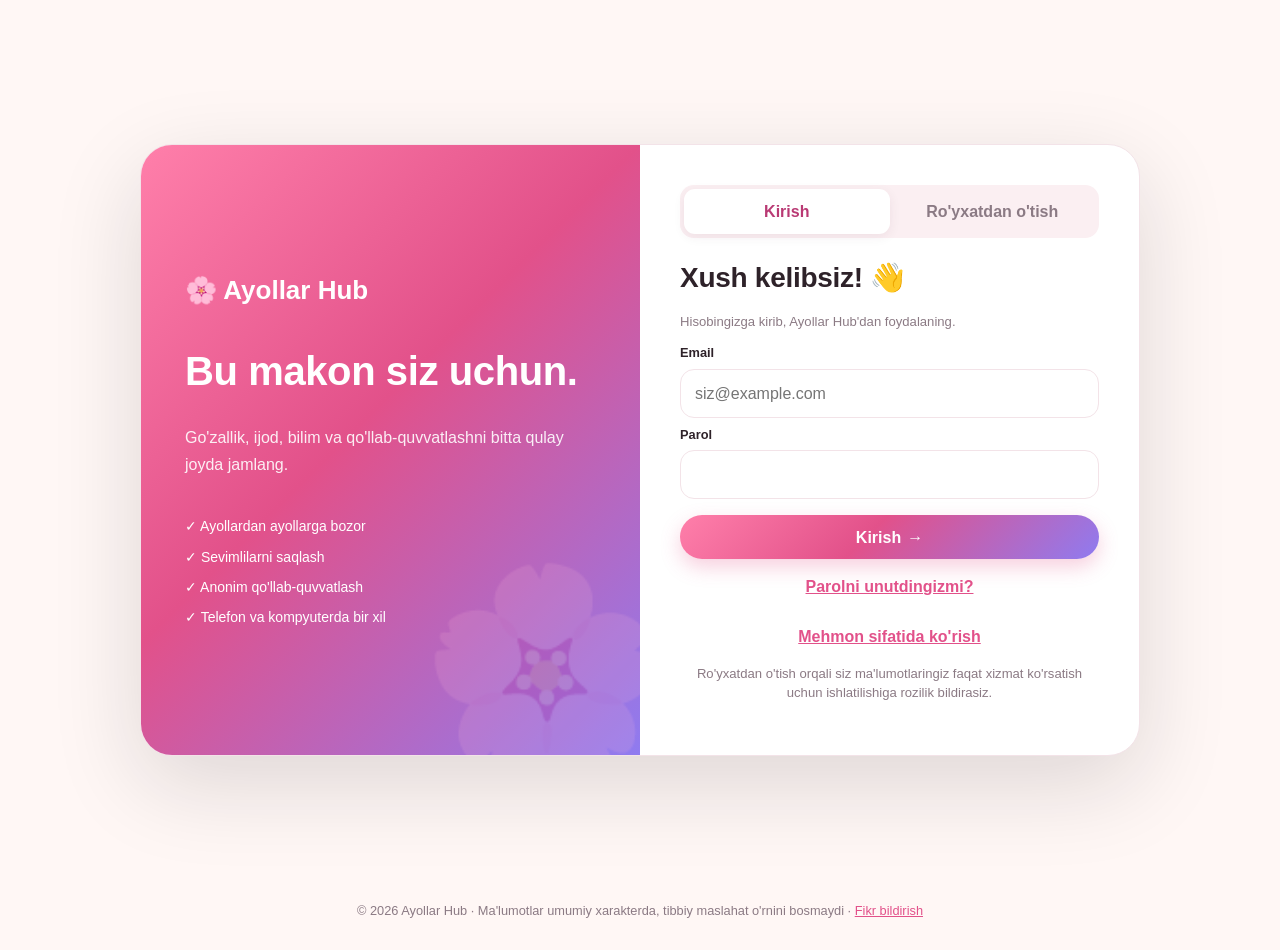
<file: index.html>
<!DOCTYPE html>
<html lang="uz">
<head>
<meta charset="UTF-8">
<meta name="viewport" content="width=device-width, initial-scale=1, viewport-fit=cover">
<title>Ayollar Hub — ayollar uchun makon</title>
<meta name="description" content="Ayollar Hub — retseptlar, bozor, go'zallik, sport, salomatlik, kurslar va qo'llab-quvvatlash bitta joyda.">
<meta name="theme-color" content="#E2518A">
<meta name="apple-mobile-web-app-capable" content="yes">
<meta name="mobile-web-app-capable" content="yes">
<meta name="apple-mobile-web-app-status-bar-style" content="default">
<meta name="apple-mobile-web-app-title" content="Ayollar Hub">
<link rel="manifest" href="manifest.webmanifest">
<link rel="icon" type="image/png" href="img/icons/icon-192.png">
<link rel="apple-touch-icon" href="img/icons/apple-touch-icon.png">
<link rel="stylesheet" href="css/style.css">
<script>
/* Mavzuni sahifa chizilishidan oldin qo'llash (miltillamasligi uchun) */
(function(){try{var t=localStorage.getItem('ah_theme');if(t==='dark'||t==='light')document.documentElement.setAttribute('data-theme',t);}catch(e){}})();
</script>
</head>
<body>

<!-- ========== KIRISH / RO'YXATDAN O'TISH ========== -->
<div class="auth hidden" id="auth">
  <div class="auth-box">
    <div class="auth-brand">
      <div class="logo">🌸 Ayollar Hub</div>
      <h1>Bu makon siz uchun.</h1>
      <p>Go'zallik, ijod, bilim va qo'llab-quvvatlashni bitta qulay joyda jamlang.</p>
      <ul><li>✓ Ayollardan ayollarga bozor</li><li>✓ Sevimlilarni saqlash</li><li>✓ Anonim qo'llab-quvvatlash</li><li>✓ Telefon va kompyuterda bir xil</li></ul>
    </div>
    <div class="auth-form">
      <div class="tabs2"><button type="button" class="on" data-act="authTab" data-v="login" data-i18n="login">Kirish</button><button type="button" data-act="authTab" data-v="register" data-i18n="register">Ro'yxatdan o'tish</button></div>

      <form id="loginForm" novalidate>
        <h2 data-i18n="welcome">Xush kelibsiz! 👋</h2>
        <p class="muted small" data-i18n="login_sub">Hisobingizga kirib, Ayollar Hub'dan foydalaning.</p>
        <label class="lbl" for="lEmail" data-i18n="email">Email</label>
        <input class="field" id="lEmail" type="email" autocomplete="email" placeholder="siz@example.com" required>
        <label class="lbl" for="lPass" data-i18n="password">Parol</label>
        <input class="field" id="lPass" type="password" autocomplete="current-password" required>
        <button class="btn block" type="submit" style="margin-top:10px"><span data-i18n="login">Kirish</span> →</button>
        <div class="msg-err" id="lErr" role="alert"></div>
        <div style="text-align:center;margin-top:10px"><button type="button" class="link-btn" data-act="forgot" data-i18n="forgot">Parolni unutdingizmi?</button></div>
      </form>

      <form id="regForm" class="hidden" novalidate>
        <h2 data-i18n="reg_title">Akkaunt yarating 🌸</h2>
        <p class="muted small" data-i18n="reg_sub">Bir daqiqada shaxsiy makoningizni yarating.</p>
        <label class="lbl" for="rName" data-i18n="name">Ism</label>
        <input class="field" id="rName" type="text" autocomplete="given-name" maxlength="40" required>
        <label class="lbl" for="rEmail" data-i18n="email">Email</label>
        <input class="field" id="rEmail" type="email" autocomplete="email" placeholder="siz@example.com" required>
        <label class="lbl" for="rPass" data-i18n="password">Parol</label>
        <input class="field" id="rPass" type="password" autocomplete="new-password" minlength="8" placeholder="Kamida 8 ta belgi" required>
        <button class="btn block" type="submit" style="margin-top:10px"><span data-i18n="register">Ro'yxatdan o'tish</span> →</button>
        <div class="msg-err" id="rErr" role="alert"></div>
        <div class="msg-ok" id="rOk"></div>
      </form>
      <div style="text-align:center;margin-top:14px"><button type="button" class="link-btn" data-act="guest" data-i18n="guest">Mehmon sifatida ko'rish</button></div>
      <p class="muted small" style="text-align:center;margin-top:10px">Ro'yxatdan o'tish orqali siz ma'lumotlaringiz faqat xizmat ko'rsatish uchun ishlatilishiga rozilik bildirasiz.</p>
    </div>
  </div>
</div>

<!-- ========== BIRINCHI SOZLASH (onboarding) ========== -->
<div class="onb hidden" id="onb">
  <div class="onb-in">
    <div id="onb1">
      <div class="glow">🌸</div>
      <h1>Ayollar Hub</h1>
      <p class="muted" data-i18n="lang_pick">Tilni tanlang</p>
      <button class="opt" data-act="onbLang" data-v="uz">O'zbekcha</button>
      <button class="opt" data-act="onbLang" data-v="ru">Русский</button>
      <button class="opt" data-act="onbLang" data-v="en">English</button>
    </div>
    <div id="onb2" class="hidden">
      <h1 data-i18n="interest_q">Nimaga ko'proq qiziqasiz?</h1>
      <div style="margin:14px 0">
        <button class="opt" data-act="onbInt" data-v="beauty">💖 Go'zallik</button>
        <button class="opt" data-act="onbInt" data-v="creative">🎨 Ijod va pazandalik</button>
        <button class="opt" data-act="onbInt" data-v="growth">🧠 O'z-o'zini rivojlantirish</button>
        <button class="opt" data-act="onbInt" data-v="health">🏃‍♀️ Sog'liq va sport</button>
      </div>
      <label class="lbl" for="onbBd" style="text-align:left" data-i18n="birthday_q">Tug'ilgan kuningiz (ixtiyoriy)</label>
      <input class="field" type="date" id="onbBd">
      <p class="muted small" data-i18n="birthday_why">Tug'ilgan kuningizda sizni tabriklaymiz 🎁</p>
      <button class="btn block" data-act="onbDone" style="margin-top:12px" data-i18n="enter_app">Ilovaga kirish</button>
      <div class="msg-err" id="onbErr"></div>
    </div>
  </div>
</div>

<!-- ========== ASOSIY ILOVA ========== -->
<header class="top" id="top">
  <div class="top-in">
    <a class="brand" href="#/home">🌸 Ayollar Hub</a>
    <nav class="dnav" id="dnav" aria-label="Asosiy menyu">
      <a href="#/home" data-r="home" data-i18n="home">Bosh sahifa</a>
      <a href="#/market" data-r="market" data-i18n="market">Bozor</a>
      <a href="#/sweets" data-r="sweets" data-i18n="recipes">Retseptlar</a>
      <a href="#/design" data-r="design" data-i18n="design">Dizayn</a>
      <a href="#/cosmetics" data-r="cosmetics" data-i18n="cosmetics">Kosmetika</a>
      <a href="#/courses" data-r="courses" data-i18n="courses">Kurslar</a>
      <a href="#/psych" data-r="psych" data-i18n="psych">Psixolog</a>
      <a href="#/fitness" data-r="fitness" data-i18n="fitness">Sport</a>
      <a href="#/health" data-r="health" data-i18n="health">Salomatlik</a>
    </nav>
    <div class="tools">
      <a class="icon-btn" href="#/cart" aria-label="Savat">🧺<span class="cnt hidden" id="cartCnt">0</span></a>
      <a class="icon-btn" href="#/profile" aria-label="Profil" id="profBtn">👤</a>
    </div>
  </div>
</header>

<main id="main">
  <section class="page" id="p-home"></section>
  <section class="page narrow" id="p-quiz"></section>
  <section class="page" id="p-sweets"></section>
  <section class="page" id="p-market"></section>
  <section class="page narrow" id="p-cart"></section>
  <section class="page" id="p-design"></section>
  <section class="page" id="p-cosmetics"></section>
  <section class="page narrow" id="p-courses"></section>
  <section class="page narrow" id="p-psych"></section>
  <section class="page narrow" id="p-fitness"></section>
  <section class="page" id="p-health"></section>
  <section class="page narrow" id="p-feedback"></section>
  <section class="page narrow" id="p-profile"></section>
</main>

<footer id="foot">
  © <span id="year"></span> Ayollar Hub · Ma'lumotlar umumiy xarakterda, tibbiy maslahat o'rnini bosmaydi ·
  <a href="#/feedback">Fikr bildirish</a>
</footer>

<nav class="bnav" id="bnav" aria-label="Pastki menyu">
  <a href="#/home" data-r="home"><i>🏠</i><span data-i18n="home">Bosh sahifa</span></a>
  <a href="#/sweets" data-r="sweets"><i>🍰</i><span data-i18n="recipes">Retseptlar</span></a>
  <a href="#/market" data-r="market"><i>🛍️</i><span data-i18n="market">Bozor</span></a>
  <a href="#/fitness" data-r="fitness"><i>🏃‍♀️</i><span data-i18n="fitness">Sport</span></a>
  <a href="#/health" data-r="health"><i>🩷</i><span data-i18n="health">Salomatlik</span></a>
</nav>

<div class="toast" id="toast" role="status" aria-live="polite"></div>
<div class="modal hidden" id="modal" role="dialog" aria-modal="true"><div class="modal-in" id="modalIn"></div></div>

<script src="js/supabase.js"></script>
<script src="js/config.js"></script>
<script src="js/i18n.js"></script>
<script src="js/content.js"></script>
<script src="js/core.js"></script>
<script src="js/app.js"></script>
</body>
</html>
</file>
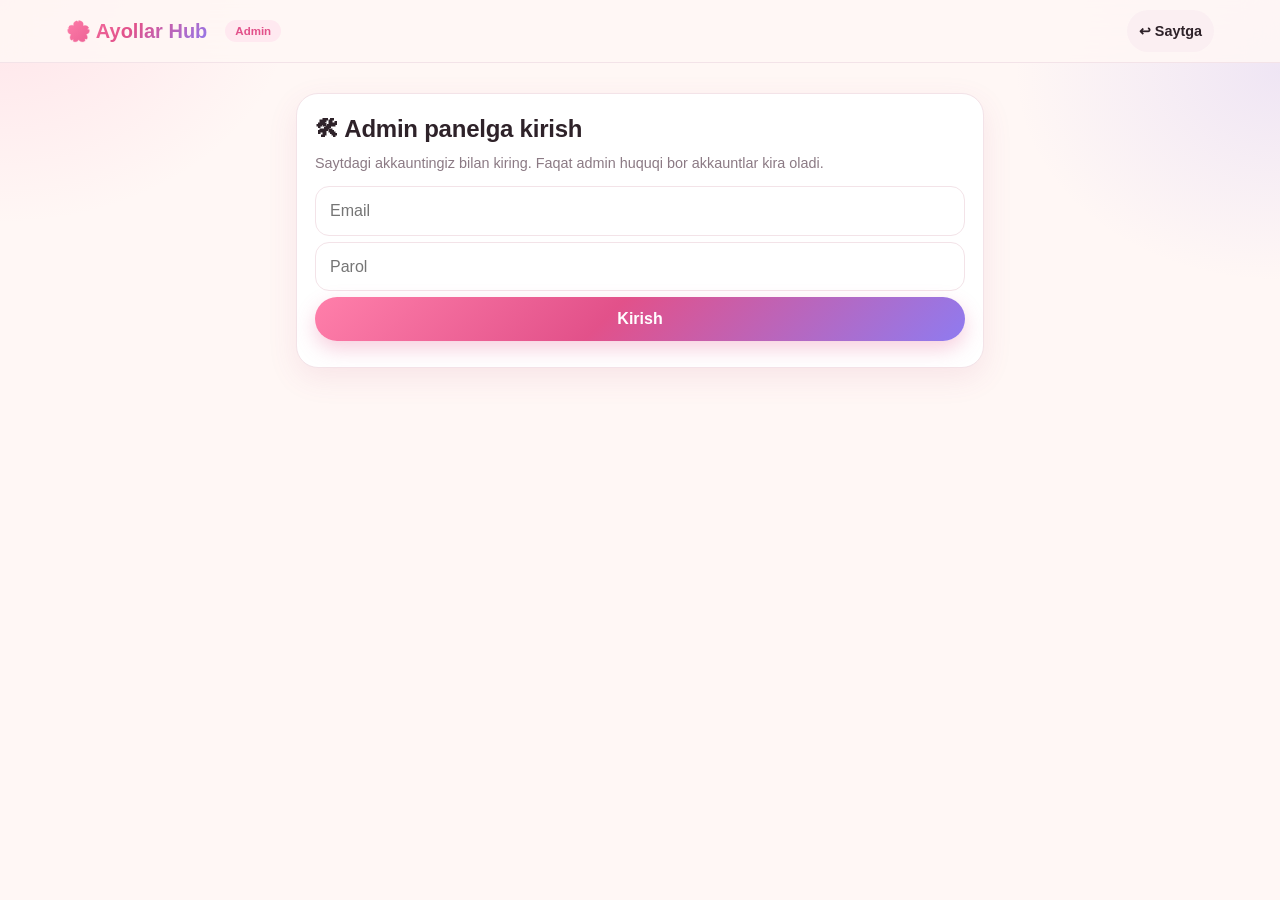
<file: admin.html>
<!DOCTYPE html>
<html lang="uz">
<head>
<meta charset="UTF-8">
<meta name="viewport" content="width=device-width, initial-scale=1, viewport-fit=cover">
<meta name="robots" content="noindex,nofollow">
<title>Admin panel — Ayollar Hub</title>
<meta name="theme-color" content="#E2518A">
<link rel="icon" type="image/png" href="img/icons/icon-192.png">
<link rel="apple-touch-icon" href="img/icons/apple-touch-icon.png">
<link rel="stylesheet" href="css/style.css">
<script>(function(){try{var t=localStorage.getItem('ah_theme');if(t==='dark'||t==='light')document.documentElement.setAttribute('data-theme',t);}catch(e){}})();</script>
</head>
<body>
<header class="top"><div class="top-in">
  <a class="brand" href="index.html">🌸 Ayollar Hub</a><span class="badge" style="margin-left:6px">Admin</span>
  <div class="tools"><a class="icon-btn" href="index.html">↩ Saytga</a><button class="icon-btn hidden" id="outBtn" data-act="logout">Chiqish</button></div>
</div></header>

<div id="gate" class="narrow" style="padding:30px 16px">
  <div class="card" id="gateLogin">
    <h2>🛠 Admin panelga kirish</h2>
    <p class="muted" style="margin:6px 0 12px">Saytdagi akkauntingiz bilan kiring. Faqat admin huquqi bor akkauntlar kira oladi.</p>
    <form id="admLogin" novalidate>
      <input class="field" id="aEmail" type="email" placeholder="Email" autocomplete="email">
      <input class="field" id="aPass" type="password" placeholder="Parol" autocomplete="current-password">
      <button class="btn block" type="submit">Kirish</button>
      <div class="msg-err" id="aErr"></div>
    </form>
  </div>
  <div class="card hidden" id="gateNoAdmin"></div>
</div>

<div class="adm-layout hidden" id="adm">
  <nav class="adm-side" id="admNav">
    <button data-act="tab" data-v="stats" class="on">📊 Statistika</button>
    <button data-act="tab" data-v="products">🛍 Mahsulotlar</button>
    <button data-act="tab" data-v="orders">📦 Buyurtmalar</button>
    <button data-act="tab" data-v="posts">💬 Postlar</button>
    <button data-act="tab" data-v="users">👥 Foydalanuvchilar</button>
  </nav>
  <section id="admMain"></section>
</div>

<div class="toast" id="toast" role="status" aria-live="polite"></div>
<div class="modal hidden" id="modal" role="dialog" aria-modal="true"><div class="modal-in" id="modalIn"></div></div>

<script src="js/supabase.js"></script>
<script src="js/config.js"></script>
<script src="js/i18n.js"></script>
<script src="js/content.js"></script>
<script src="js/core.js"></script>
<script src="js/admin.js"></script>
</body>
</html>
</file>
<file: css/style.css>
/* ===== Ayollar Hub — yagona dizayn tizimi (sayt + ilova) ===== */
:root{
  --bg:#FFF7F5; --card:#FFFFFF; --text:#2E2229; --muted:#8B7A84; --border:#F3E3E8; --surface:#FBEFF2; --soft:#FFE9F0;
  --primary:#E2518A; --primary-deep:#B93A74; --violet:#8F7BF0; --peach:#FF9A6B; --mint:#3FBF9B; --sky:#5AA8F0; --danger:#D64550;
  --grad:linear-gradient(135deg,#FF7FAA 0%,#E2518A 45%,#8F7BF0 100%);
  --shadow:0 10px 30px rgba(190,70,120,.10); --radius:22px;
  --safe-b:env(safe-area-inset-bottom,0px); --safe-t:env(safe-area-inset-top,0px);
  color-scheme:light;
}
@media (prefers-color-scheme:dark){
  :root:not([data-theme="light"]){--bg:#17121A;--card:#231A27;--text:#FAF0F5;--muted:#B4A3AE;--border:#392B3E;--surface:#2B2030;--soft:#3A2233;--primary:#F2679D;--shadow:0 10px 30px rgba(0,0,0,.35);color-scheme:dark}
}
:root[data-theme="dark"]{--bg:#17121A;--card:#231A27;--text:#FAF0F5;--muted:#B4A3AE;--border:#392B3E;--surface:#2B2030;--soft:#3A2233;--primary:#F2679D;--shadow:0 10px 30px rgba(0,0,0,.35);color-scheme:dark}

*{box-sizing:border-box}
html{-webkit-text-size-adjust:100%;text-size-adjust:100%}
html,body{margin:0;background:var(--bg);color:var(--text);overflow-x:hidden}
body{font-family:"Inter","SF Pro Display",-apple-system,BlinkMacSystemFont,"Segoe UI",Roboto,sans-serif;line-height:1.45;min-height:100vh;min-height:100dvh;
  background-image:radial-gradient(420px 320px at 0% 0%,rgba(255,127,170,.16),transparent 70%),radial-gradient(380px 300px at 100% 8%,rgba(143,123,240,.14),transparent 70%);background-repeat:no-repeat;-webkit-tap-highlight-color:transparent}
img,svg,video{max-width:100%}
button,input,select,textarea{font:inherit;color:inherit}
input,select,textarea{font-size:16px} /* iOS zoom bo'lmasligi uchun */
button{cursor:pointer;touch-action:manipulation}
a{color:var(--primary)}
h1,h2,h3,h4{letter-spacing:-.01em;margin:0}
.hidden{display:none!important}
.muted{color:var(--muted)}
.small{font-size:.82rem}
:focus-visible{outline:3px solid color-mix(in srgb,var(--primary) 55%,transparent);outline-offset:2px}

/* ---------- Tugmalar va maydonlar ---------- */
.btn{display:inline-flex;align-items:center;justify-content:center;gap:6px;min-height:44px;padding:10px 18px;border:0;border-radius:999px;background:var(--grad);color:#fff;font-weight:700;text-decoration:none;box-shadow:0 8px 20px rgba(226,81,138,.28);transition:transform .12s,opacity .12s}
.btn:active{transform:scale(.97)}
.btn:disabled{opacity:.5;cursor:not-allowed}
.btn.light{background:var(--surface);color:var(--text);box-shadow:none}
.btn.line{background:var(--card);color:var(--text);border:1px solid var(--border);box-shadow:none}
.btn.danger{background:var(--danger);box-shadow:none}
.btn.sm{min-height:36px;padding:7px 13px;font-size:.82rem}
.btn.block{width:100%}
.field{display:block;width:100%;padding:12px 14px;border:1px solid var(--border);border-radius:14px;background:var(--card);color:var(--text);outline:none;margin:6px 0}
.field:focus{border-color:var(--violet);box-shadow:0 0 0 4px rgba(143,123,240,.14)}
textarea.field{resize:vertical;min-height:80px}
label.lbl{display:block;font-size:.8rem;font-weight:700;margin-top:8px}
.row{display:flex;gap:8px;align-items:center;flex-wrap:wrap}
.row>.grow{flex:1;min-width:0}
.msg-ok{color:var(--mint);font-size:.88rem;margin-top:8px}
.msg-err{color:var(--danger);font-size:.88rem;margin-top:8px}
.chip{display:inline-flex;align-items:center;gap:6px;border:0;background:var(--surface);color:var(--text);border-radius:999px;padding:8px 14px;font-weight:600;font-size:.85rem;white-space:nowrap;min-height:38px}
.chip.on{background:var(--grad);color:#fff;box-shadow:0 6px 16px rgba(226,81,138,.3)}
.chips{display:flex;gap:8px;overflow-x:auto;padding:2px 2px 10px;scrollbar-width:none}
.chips::-webkit-scrollbar{display:none}
.tag{display:inline-block;font-size:.72rem;padding:4px 10px;border-radius:999px;color:#fff;font-weight:600;margin-bottom:6px;background:var(--primary)}
.tag.v{background:var(--violet)}.tag.p{background:var(--peach)}.tag.m{background:var(--mint)}.tag.s{background:var(--sky)}
.badge{display:inline-block;font-size:.72rem;padding:3px 10px;border-radius:999px;background:var(--soft);color:var(--primary);font-weight:700}
.badge.ok{background:rgba(63,191,155,.15);color:var(--mint)}.badge.warn{background:rgba(255,154,107,.18);color:#d9733f}.badge.bad{background:rgba(214,69,80,.14);color:var(--danger)}
.opt{display:block;width:100%;margin:6px 0;padding:12px;border-radius:16px;border:1px solid var(--border);background:var(--card);color:var(--text);font-weight:600;text-align:center;min-height:44px}
.opt.on{border-color:var(--primary);box-shadow:0 0 0 2px var(--primary) inset}
.grid2{display:grid;grid-template-columns:1fr 1fr;gap:8px}
.grid4{display:grid;grid-template-columns:repeat(4,minmax(0,1fr));gap:8px}

/* ---------- Kartalar ---------- */
.card{background:var(--card);border:1px solid var(--border);border-radius:var(--radius);padding:18px;margin-bottom:12px;box-shadow:var(--shadow)}
.card h3{font-size:1.02rem;margin-bottom:6px}
.card p{margin:0;color:var(--muted);font-size:.9rem;line-height:1.5}
.card.soft{background:var(--soft);border-color:transparent}
.card.alert{background:#fdeef2;border-color:#f3c3d0}
:root[data-theme="dark"] .card.alert{background:#3a2233;border-color:#5a3249}
@media (prefers-color-scheme:dark){:root:not([data-theme="light"]) .card.alert{background:#3a2233;border-color:#5a3249}}
.sec-title{margin:22px 2px 10px;font-size:1.08rem}
.list-item{display:flex;align-items:center;gap:10px;padding:10px 0;border-bottom:1px solid var(--border)}
.list-item:last-child{border-bottom:0}

/* ---------- Auth ---------- */
.auth{position:fixed;inset:0;z-index:100;display:flex;align-items:center;justify-content:center;padding:16px;padding-top:calc(16px + var(--safe-t));overflow:auto;background:var(--bg)}
.auth-box{width:min(1000px,100%);background:var(--card);border:1px solid var(--border);border-radius:32px;box-shadow:0 28px 90px rgba(24,24,27,.14);display:grid;grid-template-columns:1fr 1fr;overflow:hidden}
.auth-brand{background:var(--grad);color:#fff;padding:52px 44px;display:flex;flex-direction:column;justify-content:center;position:relative;overflow:hidden}
.auth-brand:after{content:'🌸';position:absolute;font-size:200px;right:-30px;bottom:-60px;opacity:.15}
.auth-brand .logo{font-size:26px;font-weight:900;margin-bottom:40px}
.auth-brand h1{font-size:40px;line-height:1.05;margin-bottom:16px}
.auth-brand p{opacity:.9;line-height:1.7}
.auth-brand ul{list-style:none;padding:0;margin:22px 0 0;display:grid;gap:10px;font-size:14px}
.auth-form{padding:40px}
.auth-form h2{font-size:28px;margin-bottom:6px}
.tabs2{display:grid;grid-template-columns:1fr 1fr;background:var(--surface);border-radius:14px;padding:4px;margin-bottom:20px}
.tabs2 button{border:0;background:transparent;padding:11px;border-radius:11px;color:var(--muted);font-weight:700;min-height:44px}
.tabs2 button.on{background:var(--card);color:var(--primary-deep);box-shadow:0 3px 12px rgba(67,32,54,.07)}
.link-btn{border:0;background:none;color:var(--primary);font-weight:700;padding:6px 0;text-decoration:underline;min-height:auto}
@media(max-width:760px){.auth-box{grid-template-columns:1fr}.auth-brand{display:none}.auth-form{padding:26px 20px}}

/* ---------- Onboarding ---------- */
.onb{position:fixed;inset:0;z-index:90;background:var(--bg);display:flex;align-items:center;justify-content:center;padding:24px;overflow:auto;text-align:center}
.onb-in{width:min(420px,100%)}
.onb h1{background:var(--grad);-webkit-background-clip:text;background-clip:text;color:transparent;font-size:1.6rem;margin-bottom:6px}
.glow{width:120px;height:120px;border-radius:50%;margin:0 auto 18px;display:grid;place-items:center;font-size:52px;background:radial-gradient(circle,rgba(226,81,138,.55) 0%,transparent 70%);animation:pulse 1.8s ease-in-out infinite}
@keyframes pulse{0%,100%{transform:scale(1)}50%{transform:scale(1.1)}}

/* ---------- Header / nav ---------- */
.top{position:sticky;top:0;z-index:50;background:color-mix(in srgb,var(--bg) 86%,transparent);-webkit-backdrop-filter:blur(16px);backdrop-filter:blur(16px);border-bottom:1px solid var(--border);padding-top:var(--safe-t)}
.top-in{max-width:1180px;margin:0 auto;display:flex;align-items:center;gap:12px;padding:10px 16px}
.brand{font-weight:900;font-size:1.25rem;background:var(--grad);-webkit-background-clip:text;background-clip:text;color:transparent;text-decoration:none;white-space:nowrap}
.dnav{display:flex;gap:4px;margin-left:12px;flex:1;overflow-x:auto;scrollbar-width:none}
.dnav::-webkit-scrollbar{display:none}
.dnav a{padding:8px 12px;border-radius:999px;text-decoration:none;color:var(--text);font-weight:600;font-size:.9rem;white-space:nowrap}
.dnav a.on{background:var(--grad);color:#fff}
.tools{display:flex;gap:6px;margin-left:auto;align-items:center}
.icon-btn{position:relative;border:0;background:var(--surface);color:var(--text);border-radius:999px;min-width:42px;height:42px;padding:0 12px;display:inline-flex;align-items:center;justify-content:center;gap:6px;font-weight:600;font-size:.9rem;text-decoration:none}
.icon-btn .cnt{position:absolute;top:-4px;right:-4px;min-width:20px;height:20px;border-radius:10px;background:var(--primary);color:#fff;font-size:.7rem;display:grid;place-items:center;padding:0 5px}
.bnav{display:none}
@media(max-width:860px){
  .dnav{display:none}
  .bnav{position:fixed;display:grid;grid-template-columns:repeat(5,minmax(0,1fr));left:8px;right:8px;bottom:calc(8px + var(--safe-b));height:62px;z-index:60;padding:4px;
    background:color-mix(in srgb,var(--card) 88%,transparent);-webkit-backdrop-filter:blur(18px);backdrop-filter:blur(18px);border:1px solid var(--border);border-radius:26px;box-shadow:0 14px 40px rgba(120,40,90,.22)}
  .bnav a{display:grid;place-items:center;gap:0;text-decoration:none;color:var(--muted);font-size:10px;font-weight:700;border-radius:20px;padding:4px 0;min-width:0;overflow:hidden;white-space:nowrap}
  .bnav a i{font-style:normal;font-size:20px;line-height:1}
  .bnav a.on{background:var(--grad);color:#fff}
  main{padding-bottom:calc(96px + var(--safe-b))!important}
  .hide-m{display:none!important}
}

/* ---------- Asosiy qism ---------- */
main{max-width:1180px;margin:0 auto;padding:14px 16px 40px}
.page{display:none;animation:fade .25s ease}
.page.on{display:block}
@keyframes fade{from{opacity:0;transform:translateY(6px)}to{opacity:1;transform:none}}
.narrow{max-width:720px;margin:0 auto}
.backbtn{border:0;background:var(--surface);color:var(--primary);border-radius:999px;padding:8px 14px;font-weight:700;margin-bottom:12px;min-height:40px}

/* Home */
.hello h2{font-size:1.3rem}
.hello p{margin:2px 0 14px;color:var(--muted)}
.hero{border-radius:26px;padding:22px;color:#fff;background:linear-gradient(135deg,#c9457a,#8F7BF0);box-shadow:0 14px 34px rgba(168,58,87,.2);cursor:pointer}
.hero small{color:#ffe3ef;font-weight:700}
.hero h2{font-size:1.6rem;margin:2px 0 4px}
.hero p{color:#ffe3ef;margin:0 0 14px}
.hero-cats{display:grid;grid-template-columns:repeat(4,1fr);gap:8px;margin-bottom:14px}
.hero-cats button{border:0;background:#ffffff26;color:#fff;border-radius:14px;padding:10px 2px;font-size:.75rem;font-weight:700;min-height:auto}
.hero-cats b{display:block;font-size:24px}
.hero .cta{background:#fff;color:#c9457a;text-align:center;font-weight:800;padding:12px;border-radius:14px}
.icons{display:grid;grid-template-columns:repeat(4,minmax(0,1fr));gap:14px 8px}
.icons a{text-align:center;text-decoration:none;color:var(--text)}
.icons i{display:grid;place-items:center;width:100%;max-width:66px;aspect-ratio:1;margin:0 auto 6px;border-radius:22px;font-style:normal;font-size:28px;background:linear-gradient(145deg,var(--c1),var(--c2));box-shadow:0 8px 16px rgba(0,0,0,.12);transition:transform .15s}
.icons a:active i{transform:scale(.92)}
.icons span{display:block;font-size:.75rem;font-weight:600}
.home-grid{display:grid;grid-template-columns:1.25fr 1fr;gap:16px}
@media(max-width:860px){.home-grid{grid-template-columns:1fr}}
.pick{background:linear-gradient(140deg,#6B3453,#DC3855);color:#fff;border:0}
.pick h3{color:#fff}.pick p{color:#ffe3ef}
.streak{display:flex;align-items:center;gap:12px}
.streak .fire{font-size:30px}
.dots{display:flex;gap:5px;margin-top:6px}.dots i{width:22px;height:6px;border-radius:4px;background:var(--border)}.dots i.on{background:var(--grad)}
.invite{background:var(--grad);color:#fff;border:0}.invite h3{color:#fff}.invite p{color:#fff;opacity:.9;margin-bottom:10px}
.bday{background:linear-gradient(135deg,#FFD36E,#FF7FAA);color:#3a1f2b;border:0}
.bday h3,.bday p{color:#3a1f2b}

/* Video blok */
.video{display:flex;gap:14px;align-items:center;padding:15px;margin-bottom:14px;background:linear-gradient(135deg,rgba(226,81,138,.08),rgba(143,123,240,.06));border:1px solid var(--border);border-radius:20px}
.video .ic{flex:0 0 48px;height:48px;border-radius:15px;display:grid;place-items:center;background:var(--card);font-size:24px}
.video small{font-size:9px;font-weight:900;letter-spacing:.12em;color:var(--primary-deep)}
.video h3{font-size:1rem;margin:2px 0}
.video p{margin:0 0 8px;color:var(--muted);font-size:.82rem}

/* Market */
.pgrid{display:grid;grid-template-columns:repeat(auto-fill,minmax(170px,1fr));gap:12px}
@media(max-width:420px){.pgrid{grid-template-columns:repeat(2,minmax(0,1fr));gap:10px}}
.prod{position:relative;background:var(--card);border:1px solid var(--border);border-radius:22px;padding:10px;box-shadow:var(--shadow);cursor:pointer;min-width:0;display:flex;flex-direction:column}
.prod .im{width:100%;aspect-ratio:1/1;border-radius:16px;overflow:hidden;background:var(--tile,#f3c5d4);margin-bottom:8px;display:grid;place-items:center;font-size:42px}
.prod .im img{width:100%;height:100%;object-fit:cover;display:block}
.prod h4{font-size:.9rem;margin:2px 2px 4px;line-height:1.3;display:-webkit-box;-webkit-line-clamp:2;-webkit-box-orient:vertical;overflow:hidden}
.prod .pr{color:var(--primary);font-weight:800;margin:0 2px}
.prod .sel{font-size:.75rem;color:var(--muted);margin:2px 2px 8px}
.prod .btn{margin-top:auto}
.heart{position:absolute;right:16px;top:16px;width:38px;height:38px;border-radius:50%;border:0;background:rgba(255,255,255,.9);font-size:18px;display:grid;place-items:center;min-height:auto}
.pbig{width:100%;max-height:420px;aspect-ratio:1/1;border-radius:20px;overflow:hidden;background:var(--tile,#f3c5d4);display:grid;place-items:center;font-size:70px;margin-bottom:12px}
.pbig img{width:100%;height:100%;object-fit:cover}
.pdetail{display:grid;grid-template-columns:1fr 1fr;gap:20px}
@media(max-width:760px){.pdetail{grid-template-columns:1fr}}
.qty{display:inline-flex;align-items:center;gap:10px;background:var(--surface);border-radius:999px;padding:4px}
.qty button{width:36px;height:36px;border-radius:50%;border:0;background:var(--card);font-weight:800;min-height:auto}
.promo{display:flex;align-items:center;justify-content:space-between;gap:10px;padding:16px;border-radius:22px;color:#fff;background:linear-gradient(135deg,#8F7BF0,#E2518A 70%,#FF9A6B);margin-bottom:14px}
.promo .btn{background:#fff;color:#B93A74;box-shadow:none}
.stats3{display:grid;grid-template-columns:repeat(3,1fr);gap:8px;margin-bottom:12px}
.stats3 div{background:var(--card);border:1px solid var(--border);border-radius:16px;padding:12px 6px;text-align:center}
.stats3 b{display:block;font-size:1.4rem;color:var(--primary)}
.stats3 span{font-size:.75rem;color:var(--muted)}
.cart-row{display:flex;align-items:center;gap:10px;padding:10px 0;border-bottom:1px solid var(--border)}
.cart-row .nm{flex:1;min-width:0}
.cart-row .nm b{display:block;font-size:.92rem}
.cart-row img{width:48px;height:48px;border-radius:12px;object-fit:cover}

/* Retsept / konstruktor */
.rgrid{display:grid;grid-template-columns:repeat(auto-fill,minmax(250px,1fr));gap:12px}
.rgrid .card{margin:0}
.steps{display:flex;gap:4px;margin:8px 0}
.steps div{flex:1;text-align:center;font-size:.66rem;color:var(--muted)}
.steps div.on{color:var(--primary);font-weight:700}
.colors{display:flex;flex-wrap:wrap;gap:10px;margin:12px 0}
.colors button{width:40px;height:40px;border-radius:50%;border:1px solid var(--border);min-height:auto}
.colors button.on{border:3px solid var(--primary)}
.gallery{display:grid;grid-template-columns:repeat(4,minmax(0,1fr));gap:12px}
.gallery figure{margin:0;border-radius:14px;overflow:hidden;background:var(--soft)}
.gallery img{display:block;width:100%;height:220px;object-fit:cover}
.gallery figcaption{padding:8px;font-size:.82rem;font-weight:700}
@media(max-width:760px){.gallery{grid-template-columns:repeat(2,minmax(0,1fr))}.gallery img{height:clamp(130px,42vw,200px)}}
.two-col{display:grid;grid-template-columns:1fr 1fr;gap:16px}
@media(max-width:860px){.two-col{grid-template-columns:1fr}}

/* Postlar */
.post{padding:12px 0;border-bottom:1px solid var(--border)}
.post:last-child{border-bottom:0}
.post b{display:block;font-size:.75rem;color:var(--muted);margin-bottom:2px}
.post .acts{display:flex;gap:12px;margin-top:6px}
.post .acts button{border:0;background:none;color:var(--primary);font-size:.82rem;padding:4px 0;min-height:auto}
.post .acts button.gray{color:var(--muted)}

/* Homiylar */
.sp{display:flex;align-items:center;gap:8px;border:2px solid #d9a441;border-radius:16px;padding:10px 12px;background:var(--card);margin-top:16px}
.sp div{flex:1}.sp small{font-size:.68rem;font-weight:800;color:#d9a441;display:block}

/* Toast */
.toast{position:fixed;left:50%;bottom:calc(90px + var(--safe-b));transform:translateX(-50%) translateY(20px);opacity:0;z-index:200;background:#2E2229;color:#fff;padding:12px 18px;border-radius:14px;font-size:.9rem;max-width:90vw;transition:all .25s;pointer-events:none;text-align:center}
.toast.on{opacity:1;transform:translateX(-50%)}

/* Modal */
.modal{position:fixed;inset:0;z-index:150;background:rgba(20,10,18,.5);display:flex;align-items:flex-end;justify-content:center;padding:0}
.modal-in{background:var(--card);width:min(520px,100%);border-radius:26px 26px 0 0;padding:20px 18px calc(20px + var(--safe-b));max-height:90vh;overflow:auto}
@media(min-width:600px){.modal{align-items:center;padding:16px}.modal-in{border-radius:26px}}

/* Skeleton */
.skel{background:linear-gradient(90deg,var(--surface),var(--soft),var(--surface));background-size:200% 100%;animation:sk 1.2s infinite;border-radius:16px;height:180px}
@keyframes sk{to{background-position:-200% 0}}

/* Footer */
footer{max-width:1180px;margin:20px auto 0;padding:20px 16px 30px;color:var(--muted);font-size:.8rem;text-align:center}
@media(max-width:860px){footer{padding-bottom:calc(100px + var(--safe-b))}}

/* Admin */
.adm-layout{display:grid;grid-template-columns:220px 1fr;gap:18px;max-width:1280px;margin:0 auto;padding:16px}
.adm-side{position:sticky;top:76px;align-self:start;display:grid;gap:6px}
.adm-side button{text-align:left;border:0;background:var(--card);border:1px solid var(--border);border-radius:14px;padding:12px 14px;font-weight:600;min-height:44px}
.adm-side button.on{background:var(--grad);color:#fff;border-color:transparent}
.kpis{display:grid;grid-template-columns:repeat(auto-fill,minmax(160px,1fr));gap:12px}
.kpi{background:var(--card);border:1px solid var(--border);border-radius:18px;padding:16px}
.kpi b{display:block;font-size:1.7rem;color:var(--primary)}
.kpi span{color:var(--muted);font-size:.82rem}
.tbl{width:100%;border-collapse:collapse;font-size:.88rem}
.tbl th,.tbl td{padding:10px 8px;border-bottom:1px solid var(--border);text-align:left;vertical-align:top}
.tbl th{font-size:.75rem;color:var(--muted);text-transform:uppercase;letter-spacing:.04em}
.tbl-wrap{overflow-x:auto;background:var(--card);border:1px solid var(--border);border-radius:18px;padding:6px 10px}
.thumb{width:52px;height:52px;border-radius:10px;object-fit:cover;background:var(--surface)}
@media(max-width:860px){.adm-layout{grid-template-columns:1fr}.adm-side{position:static;display:flex;overflow-x:auto}.adm-side button{white-space:nowrap}}
.mini{width:84px;height:84px;flex:0 0 84px;border-radius:14px;overflow:hidden;background:var(--tile,#f3c5d4);display:grid;place-items:center;font-size:30px}
.mini img{width:100%;height:100%;object-fit:cover}
a.card{color:var(--text)}
.icon-btn{white-space:nowrap}
@media(max-width:480px){.top .badge{display:none}}
</file>
